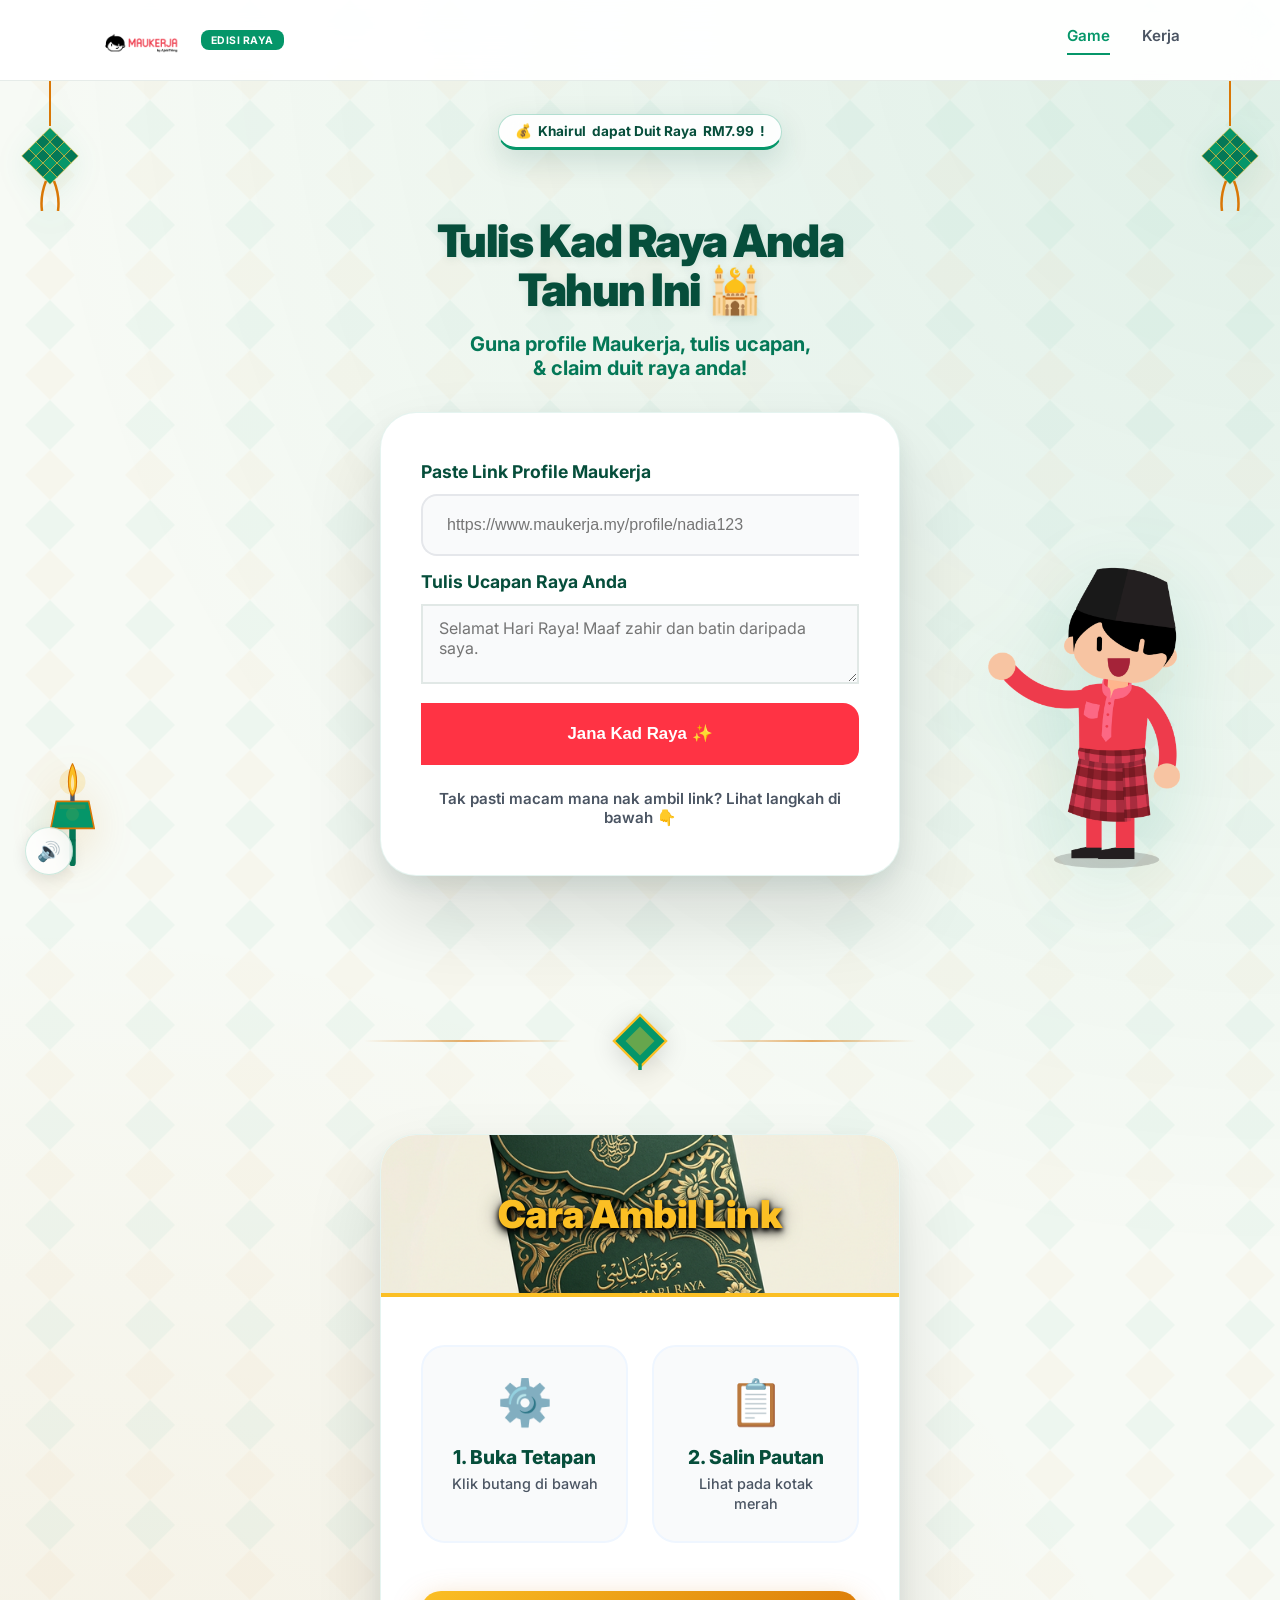
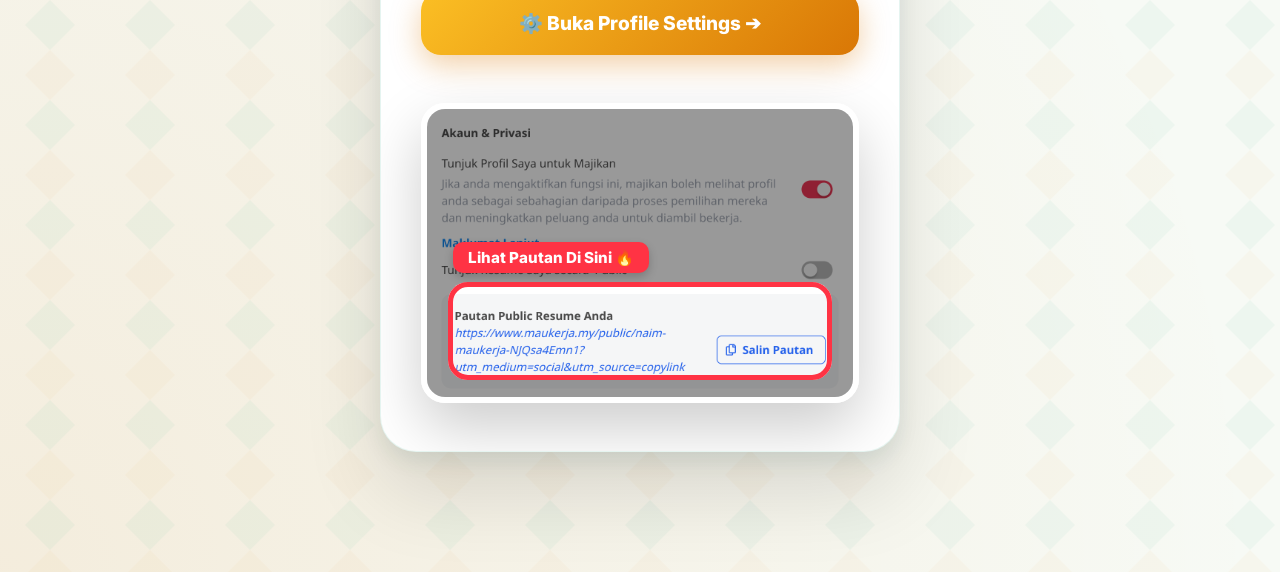
<file: index.html>
<!DOCTYPE html>
<html lang="ms">

<head>
    <meta charset="UTF-8">
    <meta name="viewport" content="width=device-width, initial-scale=1.0">
    <title>Maukerja Raya - Tulis Kad Raya</title>
    <link rel="stylesheet" href="style.css">
    <link href="https://fonts.googleapis.com/css2?family=Inter:wght@400;500;600;700;800&display=swap" rel="stylesheet">
</head>

<body>
    <!-- Header -->
    <header class="header">
        <div class="logo">
            <img src="assets/MK Logo Panjang.png" alt="Maukerja Logo" class="brand-logo">
            <span class="badge">Edisi Raya</span>
        </div>
        <nav class="nav">
            <a href="#" class="nav-link active">Game</a>
            <a href="https://www.maukerja.my" class="nav-link">Kerja</a>
        </nav>

    </header>

    <!-- Festive Ketupat Ornaments (Hanging from Nav) -->
    <div class="Raya-ornaments">
        <!-- Corner Decorations (Detailed Woven SVG Ketupats) -->
        <div class="corner-decor corner-top-left">
            <svg width="80" height="130" viewBox="0 0 60 130" xmlns="http://www.w3.org/2000/svg">
                <path d="M30 0 L30 45" stroke="#d97706" stroke-width="2" fill="none" />
                <g transform="translate(30, 75) rotate(45)">
                    <rect x="-20" y="-20" width="10" height="10" fill="#059669" stroke="#fbbf24" stroke-width="0.5" />
                    <rect x="-10" y="-20" width="10" height="10" fill="#047857" stroke="#fbbf24" stroke-width="0.5" />
                    <rect x="0" y="-20" width="10" height="10" fill="#059669" stroke="#fbbf24" stroke-width="0.5" />
                    <rect x="10" y="-20" width="10" height="10" fill="#047857" stroke="#fbbf24" stroke-width="0.5" />
                    <rect x="-20" y="-10" width="10" height="10" fill="#047857" stroke="#fbbf24" stroke-width="0.5" />
                    <rect x="-10" y="-10" width="10" height="10" fill="#059669" stroke="#fbbf24" stroke-width="0.5" />
                    <rect x="0" y="-10" width="10" height="10" fill="#047857" stroke="#fbbf24" stroke-width="0.5" />
                    <rect x="10" y="-10" width="10" height="10" fill="#059669" stroke="#fbbf24" stroke-width="0.5" />
                    <rect x="-20" y="0" width="10" height="10" fill="#059669" stroke="#fbbf24" stroke-width="0.5" />
                    <rect x="-10" y="0" width="10" height="10" fill="#047857" stroke="#fbbf24" stroke-width="0.5" />
                    <rect x="0" y="0" width="10" height="10" fill="#059669" stroke="#fbbf24" stroke-width="0.5" />
                    <rect x="10" y="0" width="10" height="10" fill="#047857" stroke="#fbbf24" stroke-width="0.5" />
                    <rect x="-20" y="10" width="10" height="10" fill="#047857" stroke="#fbbf24" stroke-width="0.5" />
                    <rect x="-10" y="10" width="10" height="10" fill="#059669" stroke="#fbbf24" stroke-width="0.5" />
                    <rect x="0" y="10" width="10" height="10" fill="#047857" stroke="#fbbf24" stroke-width="0.5" />
                    <rect x="10" y="10" width="10" height="10" fill="#059669" stroke="#fbbf24" stroke-width="0.5" />
                </g>
                <path d="M26 100 Q20 115 22 130" stroke="#d97706" stroke-width="2.5" fill="none" />
                <path d="M34 100 Q40 115 38 130" stroke="#d97706" stroke-width="2.5" fill="none" />
            </svg>
        </div>
        <div class="corner-decor corner-top-right">
            <svg width="80" height="130" viewBox="0 0 60 130" xmlns="http://www.w3.org/2000/svg">
                <path d="M30 0 L30 45" stroke="#d97706" stroke-width="2" fill="none" />
                <g transform="translate(30, 75) rotate(45)">
                    <rect x="-20" y="-20" width="10" height="10" fill="#059669" stroke="#fbbf24" stroke-width="0.5" />
                    <rect x="-10" y="-20" width="10" height="10" fill="#047857" stroke="#fbbf24" stroke-width="0.5" />
                    <rect x="0" y="-20" width="10" height="10" fill="#059669" stroke="#fbbf24" stroke-width="0.5" />
                    <rect x="10" y="-20" width="10" height="10" fill="#047857" stroke="#fbbf24" stroke-width="0.5" />
                    <rect x="-20" y="-10" width="10" height="10" fill="#047857" stroke="#fbbf24" stroke-width="0.5" />
                    <rect x="-10" y="-10" width="10" height="10" fill="#059669" stroke="#fbbf24" stroke-width="0.5" />
                    <rect x="0" y="-10" width="10" height="10" fill="#047857" stroke="#fbbf24" stroke-width="0.5" />
                    <rect x="10" y="-10" width="10" height="10" fill="#059669" stroke="#fbbf24" stroke-width="0.5" />
                    <rect x="-20" y="0" width="10" height="10" fill="#059669" stroke="#fbbf24" stroke-width="0.5" />
                    <rect x="-10" y="0" width="10" height="10" fill="#047857" stroke="#fbbf24" stroke-width="0.5" />
                    <rect x="0" y="0" width="10" height="10" fill="#059669" stroke="#fbbf24" stroke-width="0.5" />
                    <rect x="10" y="0" width="10" height="10" fill="#047857" stroke="#fbbf24" stroke-width="0.5" />
                    <rect x="-20" y="10" width="10" height="10" fill="#047857" stroke="#fbbf24" stroke-width="0.5" />
                    <rect x="-10" y="10" width="10" height="10" fill="#059669" stroke="#fbbf24" stroke-width="0.5" />
                    <rect x="0" y="10" width="10" height="10" fill="#047857" stroke="#fbbf24" stroke-width="0.5" />
                    <rect x="10" y="10" width="10" height="10" fill="#059669" stroke="#fbbf24" stroke-width="0.5" />
                </g>
                <path d="M26 100 Q20 115 22 130" stroke="#d97706" stroke-width="2.5" fill="none" />
                <path d="M34 100 Q40 115 38 130" stroke="#d97706" stroke-width="2.5" fill="none" />
            </svg>
        </div>
    </div>

    <!-- Main Content -->
    <main class="main-container">

        <!-- Landing State (Initial View) -->
        <div id="landing-state">
            <!-- Welcome Section -->
            <section class="hero-wrapper">
                <div class="hero-sparkle-wrapper">
                    <div class="hero-section text-center">
                        <h1 class="hero-title">Tulis Kad Raya Anda<br>Tahun Ini 🕌</h1>
                        <p class="input-sub-instruction">Guna profile Maukerja, tulis ucapan,<br> &amp; claim
                            duit raya anda!</p>

                        <!-- Generation Card -->
                        <div class="card generation-card">
                            <div class="input-column" style="display: flex; flex-direction: column; gap: 15px;">
                                <div class="input-group">
                                    <label for="profile-url" class="input-label">Paste Link Profile Maukerja</label>
                                    <input type="url" id="profile-url" class="input-field"
                                        placeholder="https://www.maukerja.my/profile/nadia123" required>
                                </div>
                                <div class="input-group">
                                    <label for="ucapan-text" class="input-label">Tulis Ucapan Raya Anda</label>
                                    <textarea id="ucapan-text" class="input-field" placeholder="Selamat Hari Raya! Maaf zahir dan batin daripada saya." style="resize: vertical; min-height: 80px; width: 100%; border-radius: var(--radius-md); border: 2px solid var(--border-color); padding: 12px 16px; font-family: 'Inter', sans-serif;" required></textarea>
                                </div>
                                <button type="button" id="scan-btn" class="btn btn-primary" style="width: 100%;">
                                    <span class="btn-text">Jana Kad Raya ✨</span>
                                </button>
                            </div>
                            <p class="scroll-hint">Tak pasti macam mana nak ambil link? Lihat langkah di bawah 👇</p>
                        </div>
                    </div>
                </div>

                <!-- Festive Divider -->
                <!-- Festive Divider - SVG Ketupat -->
                <div class="festive-divider">
                    <svg class="ketupat-svg" viewBox="0 0 100 100" xmlns="http://www.w3.org/2000/svg">
                        <path d="M50 5 L95 50 L50 95 L5 50 Z" fill="#059669" stroke="#fbbf24" stroke-width="4" />
                        <path d="M25 50 L50 25 L75 50 L50 75 Z" fill="#fbbf24" opacity="0.4" />
                        <rect x="47" y="90" width="6" height="15" fill="#059669" />
                    </svg>
                </div>

                <!-- Visual-First Help Guide -->
                <div id="cara-ambil-link" class="premium-guide-container">
                    <div class="premium-guide-card visual-guide-card">
                        <div class="guide-banner">
                            <h2 class="guide-title">Cara Ambil Link</h2>
                        </div>

                        <div class="guide-body">
                            <div class="visual-steps-grid">
                                <div class="visual-tile">
                                    <span class="tile-icon">⚙️</span>
                                    <span class="tile-label">1. Buka Tetapan</span>
                                    <span class="tile-sub">Klik butang di bawah</span>
                                </div>
                                <div class="visual-tile">
                                    <span class="tile-icon">📋</span>
                                    <span class="tile-label">2. Salin Pautan</span>
                                    <span class="tile-sub">Lihat pada kotak merah</span>
                                </div>
                            </div>

                            <a href="https://www.maukerja.my/settings" target="_blank" class="btn-gold-cta large-cta">
                                ⚙️ Buka Profile Settings ➔
                            </a>

                            <div class="guide-mockup-wrapper">
                                <div class="guide-mockup-frame">
                                    <img src="assets/Get your link.png" class="guide-mockup-img" alt="Tutorial visual">
                                    <!-- The pulsing highlight box -->
                                    <div class="link-highlight-box">
                                        <span class="highlight-label">Lihat Pautan Di Sini 🔥</span>
                                    </div>
                                </div>
                            </div>
                        </div>
                    </div>
                </div>

                <!-- Mascot Container - Now for side positioning -->
                <div class="mascot-side-container">
                    <img src="assets/Naim Bye.png" alt="Naim Mascot Waving" class="hero-mascot">
                </div>
            </section>

            <!-- Popular Tasks Section -->
            <div class="popular-tasks-section" style="display: none;">
                <h2 class="section-title">Tugas Raya Paling Popular Tahun Ni!</h2>
                <div class="popular-tasks-grid">
                    <!-- Task 1: Photographer -->
                    <div class="popular-task-card">
                        <div class="task-content">
                            <h3 class="task-name">Tukang Ambil Gambar Raya 📸</h3>
                            <p class="task-desc">Orang yang akan jadi photographer keluarga sepanjang hari.</p>
                        </div>
                        <div class="task-percentage">78%</div>
                    </div>

                    <!-- Task 2: Dishwasher -->
                    <div class="popular-task-card">
                        <div class="task-content">
                            <h3 class="task-name">Tukang Basuh Pinggan 🍽</h3>
                            <p class="task-desc">Lepas makan, mesti nama anda yang dipanggil.</p>
                        </div>
                        <div class="task-percentage">64%</div>
                    </div>

                    <!-- Task 3: Kuih Refiller -->
                    <div class="popular-task-card">
                        <div class="task-content">
                            <h3 class="task-name">Tukang Isi Kuih Raya 🍪</h3>
                            <p class="task-desc">Orang yang kena refill kuih setiap kali tetamu datang.</p>
                        </div>
                        <div class="task-percentage">52%</div>
                    </div>
                </div>

                <p class="popular-tasks-footer">Nak tahu apa tugas anda? Gunakan penjana di atas! 👆</p>
            </div>
        </div>

        <!-- Loading State -->
        <section id="loading-state" class="state-container hidden">
            <div class="loader">
                <img src="assets/MK Logo Bulat.png" alt="Loading..." class="spinner-logo">
            </div>
            <h3 class="loading-text">AI kami sedang menjana kad raya anda... <br> <span class="loading-subtext">Menyiapkan ucapan spesial anda</span></h3>
        </section>
    </main>



    <!-- Pelita Decoration (Bottom Left) -->
    <div class="pelita-side-decor">
        <svg viewBox="0 0 60 100" class="pelita-svg" xmlns="http://www.w3.org/2000/svg">
            <!-- Bamboo Stand -->
            <rect x="27" y="40" width="6" height="60" rx="3" fill="#047857" />
            <rect x="27" y="55" width="6" height="2" fill="#065f46" opacity="0.3" />
            <rect x="27" y="75" width="6" height="2" fill="#065f46" opacity="0.3" />

            <!-- Pelita Body -->
            <path d="M15 40 L45 40 L50 65 L10 65 Z" fill="#059669" stroke="#d97706" stroke-width="1.5" />
            <rect x="18" y="43" width="24" height="4" fill="#d97706" opacity="0.2" />
            <circle cx="30" cy="52" r="6" fill="#fbbf24" opacity="0.1" />

            <!-- Wick & Flame Holder -->
            <rect x="28" y="32" width="4" height="8" fill="#4b5563" />

            <!-- Flame & Glow -->
            <g class="pelita-flame">
                <!-- Large Glow -->
                <circle cx="30" cy="22" r="12" fill="#fbbf24" opacity="0.2" />
                <!-- Flame Core -->
                <path d="M30 5 C35 15 35 30 30 35 C25 30 25 15 30 5" fill="#fbbf24" stroke="#d97706" stroke-width="1" />
                <path d="M30 15 C32 20 32 28 30 30 C28 28 28 20 30 15" fill="#ffffff" opacity="0.6" />
            </g>
        </svg>
    </div>

    <!-- Background Music -->
    <audio id="bg-music" loop>
        <source src="Raya Bgs.mp3" type="audio/mpeg">
    </audio>

    <!-- Mute Toggle Button -->
    <button id="mute-toggle" class="mute-btn" aria-label="Toggle Mute">
        <span class="mute-icon">🔊</span>
    </button>

    <script src="script.js"></script>
</body>

</html>
</file>
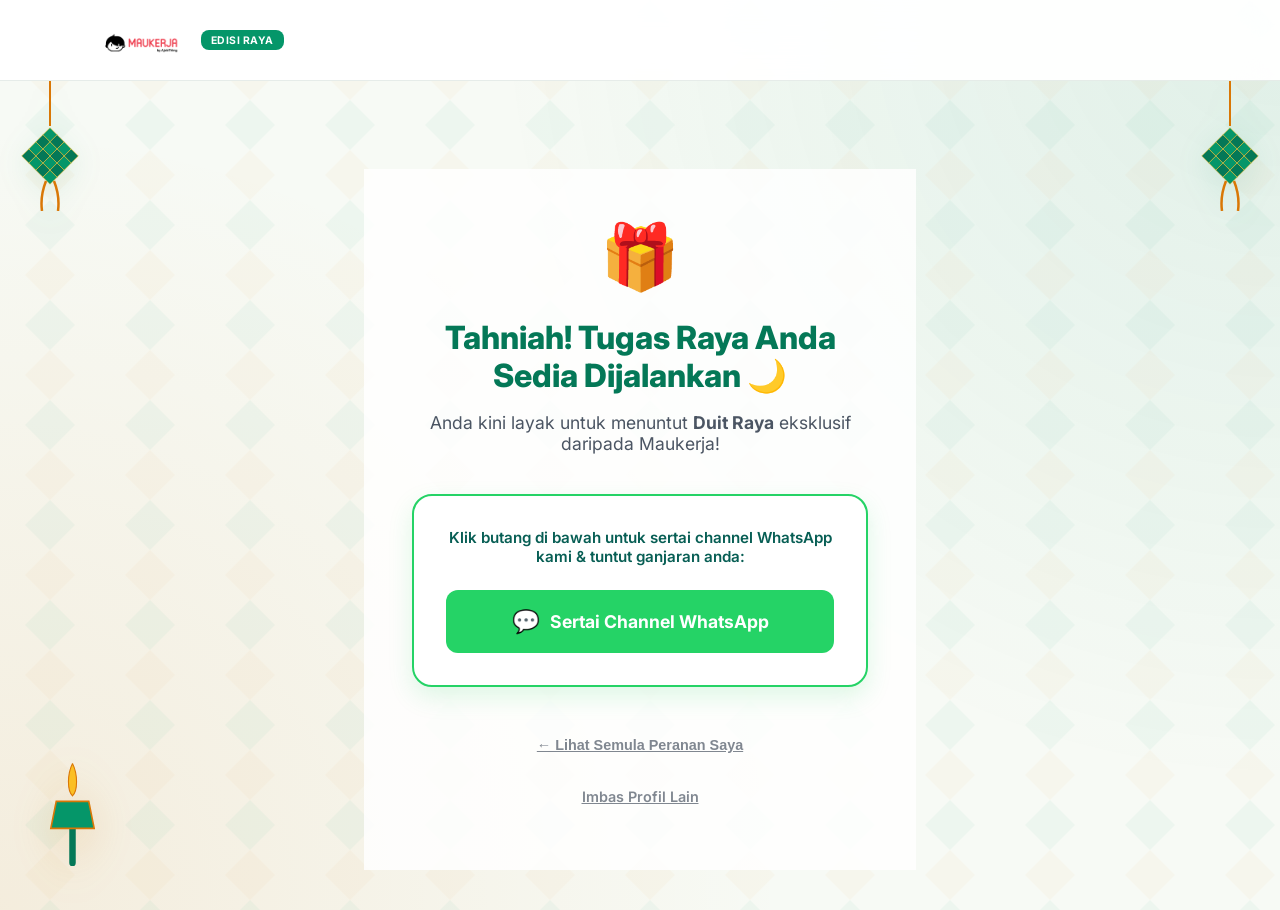
<file: final.html>
<!DOCTYPE html>
<html lang="ms">
<head>
    <meta charset="UTF-8">
    <meta name="viewport" content="width=device-width, initial-scale=1.0">
    <title>Ganjaran Raya Anda - Maukerja</title>
    <link rel="stylesheet" href="style.css">
    <link href="https://fonts.googleapis.com/css2?family=Inter:wght@400;500;600;700;800&display=swap" rel="stylesheet">
</head>
<body>

    <header class="header">
        <div class="logo">
            <img src="assets/MK Logo Panjang.png" alt="Maukerja Logo" class="brand-logo">
            <span class="badge">Edisi Raya</span>
        </div>
    </header>

    <!-- Festive Ketupat Ornaments (Hanging from Nav) -->
    <div class="Raya-ornaments">
        <div class="corner-decor corner-top-left">
            <svg width="80" height="130" viewBox="0 0 60 130" xmlns="http://www.w3.org/2000/svg">
                <path d="M30 0 L30 45" stroke="#d97706" stroke-width="2" fill="none" />
                <g transform="translate(30, 75) rotate(45)">
                    <rect x="-20" y="-20" width="10" height="10" fill="#059669" stroke="#fbbf24" stroke-width="0.5" />
                    <rect x="-10" y="-20" width="10" height="10" fill="#047857" stroke="#fbbf24" stroke-width="0.5" />
                    <rect x="0" y="-20" width="10" height="10" fill="#059669" stroke="#fbbf24" stroke-width="0.5" />
                    <rect x="10" y="-20" width="10" height="10" fill="#047857" stroke="#fbbf24" stroke-width="0.5" />
                    <rect x="-20" y="-10" width="10" height="10" fill="#047857" stroke="#fbbf24" stroke-width="0.5" />
                    <rect x="-10" y="-10" width="10" height="10" fill="#059669" stroke="#fbbf24" stroke-width="0.5" />
                    <rect x="0" y="-10" width="10" height="10" fill="#047857" stroke="#fbbf24" stroke-width="0.5" />
                    <rect x="10" y="-10" width="10" height="10" fill="#059669" stroke="#fbbf24" stroke-width="0.5" />
                    <rect x="-20" y="0" width="10" height="10" fill="#059669" stroke="#fbbf24" stroke-width="0.5" />
                    <rect x="-10" y="0" width="10" height="10" fill="#047857" stroke="#fbbf24" stroke-width="0.5" />
                    <rect x="0" y="0" width="10" height="10" fill="#059669" stroke="#fbbf24" stroke-width="0.5" />
                    <rect x="10" y="0" width="10" height="10" fill="#047857" stroke="#fbbf24" stroke-width="0.5" />
                    <rect x="-20" y="10" width="10" height="10" fill="#047857" stroke="#fbbf24" stroke-width="0.5" />
                    <rect x="-10" y="10" width="10" height="10" fill="#059669" stroke="#fbbf24" stroke-width="0.5" />
                    <rect x="0" y="10" width="10" height="10" fill="#047857" stroke="#fbbf24" stroke-width="0.5" />
                    <rect x="10" y="10" width="10" height="10" fill="#059669" stroke="#fbbf24" stroke-width="0.5" />
                </g>
                <path d="M26 100 Q20 115 22 130" stroke="#d97706" stroke-width="2.5" fill="none" />
                <path d="M34 100 Q40 115 38 130" stroke="#d97706" stroke-width="2.5" fill="none" />
            </svg>
        </div>
        <div class="corner-decor corner-top-right">
             <svg width="80" height="130" viewBox="0 0 60 130" xmlns="http://www.w3.org/2000/svg">
                <path d="M30 0 L30 45" stroke="#d97706" stroke-width="2" fill="none" />
                <g transform="translate(30, 75) rotate(45)">
                    <rect x="-20" y="-20" width="10" height="10" fill="#059669" stroke="#fbbf24" stroke-width="0.5" />
                    <rect x="-10" y="-20" width="10" height="10" fill="#047857" stroke="#fbbf24" stroke-width="0.5" />
                    <rect x="0" y="-20" width="10" height="10" fill="#059669" stroke="#fbbf24" stroke-width="0.5" />
                    <rect x="10" y="-20" width="10" height="10" fill="#047857" stroke="#fbbf24" stroke-width="0.5" />
                    <rect x="-20" y="-10" width="10" height="10" fill="#047857" stroke="#fbbf24" stroke-width="0.5" />
                    <rect x="-10" y="-10" width="10" height="10" fill="#059669" stroke="#fbbf24" stroke-width="0.5" />
                    <rect x="0" y="-10" width="10" height="10" fill="#047857" stroke="#fbbf24" stroke-width="0.5" />
                    <rect x="10" y="-10" width="10" height="10" fill="#059669" stroke="#fbbf24" stroke-width="0.5" />
                    <rect x="-20" y="0" width="10" height="10" fill="#059669" stroke="#fbbf24" stroke-width="0.5" />
                    <rect x="-10" y="0" width="10" height="10" fill="#047857" stroke="#fbbf24" stroke-width="0.5" />
                    <rect x="0" y="0" width="10" height="10" fill="#059669" stroke="#fbbf24" stroke-width="0.5" />
                    <rect x="10" y="0" width="10" height="10" fill="#047857" stroke="#fbbf24" stroke-width="0.5" />
                    <rect x="-20" y="10" width="10" height="10" fill="#047857" stroke="#fbbf24" stroke-width="0.5" />
                    <rect x="-10" y="10" width="10" height="10" fill="#059669" stroke="#fbbf24" stroke-width="0.5" />
                    <rect x="0" y="10" width="10" height="10" fill="#047857" stroke="#fbbf24" stroke-width="0.5" />
                    <rect x="10" y="10" width="10" height="10" fill="#059669" stroke="#fbbf24" stroke-width="0.5" />
                </g>
                <path d="M26 100 Q20 115 22 130" stroke="#d97706" stroke-width="2.5" fill="none" />
                <path d="M34 100 Q40 115 38 130" stroke="#d97706" stroke-width="2.5" fill="none" />
            </svg>
        </div>
    </div>

    <main class="main-container">
        <section id="final-page" class="state-container">
            <div class="final-card card">
                <div class="final-icon">🎁</div>
                <h2 class="final-title">Tahniah! Tugas Raya Anda Sedia Dijalankan 🌙</h2>
                <p class="final-desc">Anda kini layak untuk menuntut <strong>Duit Raya</strong> eksklusif daripada Maukerja!</p>
                
                <div class="whatsapp-cta-box">
                    <p class="cta-instruction">Klik butang di bawah untuk sertai channel WhatsApp kami & tuntut ganjaran anda:</p>
                    <a href="https://whatsapp.com/channel/0029VaydHNyCxoB1oPekql1n" target="_blank" class="btn btn-whatsapp">
                        <span class="whatsapp-icon">💬</span> Sertai Channel WhatsApp
                    </a>
                </div>

                <div class="final-footer">
                    <button type="button" onclick="history.back()" class="btn btn-link">
                        ← Lihat Semula Peranan Saya
                    </button>
                    <a href="index.html" class="btn btn-link">
                        Imbas Profil Lain
                    </a>
                </div>
            </div>
        </section>
    </main>

    <div class="pelita-side-decor">
        <svg viewBox="0 0 60 100" class="pelita-svg" xmlns="http://www.w3.org/2000/svg">
            <rect x="27" y="40" width="6" height="60" rx="3" fill="#047857" />
            <path d="M15 40 L45 40 L50 65 L10 65 Z" fill="#059669" stroke="#d97706" stroke-width="1.5" />
            <g class="pelita-flame">
                <path d="M30 5 C35 15 35 30 30 35 C25 30 25 15 30 5" fill="#fbbf24" stroke="#d97706" stroke-width="1" />
            </g>
        </svg>
    </div>
</body>
</html>
</file>
<file: style.css>
:root {
    --bg-light: #f7faf5; /* Light pale cream-green */
    --bg-card: #ffffff;
    --border-color: rgba(11, 74, 43, 0.1);
    --text-primary: #064e3b; /* Deep green */
    --text-secondary: #4b5563; /* Slate grey */
    --primary-red: #ff3344;
    --primary-red-hover: #e62030;
    --raya-green: #059669;
    --raya-green-dark: #047857;
    --raya-green-deep: #064e3b;
    --raya-gold: #d97706;
    --raya-gold-bright: #fbbf24;
    --raya-gold-deep: #d97706;
}

* {
    box-sizing: border-box;
    margin: 0;
    padding: 0;
}

html, body {
    height: auto !important;
    min-height: 0 !important;
    margin: 0;
    padding: 0;
    background-color: var(--bg-light);
}

body {
    font-family: 'Inter', sans-serif;
    color: var(--text-primary);
    overflow-x: hidden;
    position: relative;
    background-image: radial-gradient(circle at top right, rgba(5, 150, 105, 0.1) 0%, transparent 50%),
                      radial-gradient(circle at bottom left, rgba(217, 119, 6, 0.1) 0%, transparent 50%);
}

/* Islamic Pattern Overlay - Light (Fixed Visibility) */
body::before {
    content: '';
    position: absolute;
    top: 0; left: 0; width: 100%; height: 100%;
    background-image: url("data:image/svg+xml,%3Csvg width='100' height='100' viewBox='0 0 100 100' xmlns='http://www.w3.org/2000/svg'%3E%3Cpath d='M50 0l25 25-25 25L25 25z' fill='%23059669' fill-opacity='0.04'/%3E%3Cpath d='M50 50l25 25-25 25-25-25z' fill='%23d97706' fill-opacity='0.03'/%3E%3C/svg%3E");
    background-size: 100px 100px;
    pointer-events: none;
    z-index: 0;
}

/* Background Ornaments */
.Raya-ornaments {
    position: fixed;
    top: 81px; /* EXACTLY HANG FROM DESKTOP NAVBAR BOTTOM */
    left: 0; 
    width: 100%;
    pointer-events: none;
    z-index: 2005; 
}

.star {
    position: absolute;
    font-size: 1.5rem;
    opacity: 0.6; /* Increased opacity */
    filter: drop-shadow(0 0 5px rgba(251, 191, 36, 0.2));
    animation: floatFade 8s ease-in-out infinite alternate;
    pointer-events: none;
    z-index: 1;
}

.star-1 { top: 15%; left: 5%; animation-delay: 0s; font-size: 2rem; }
.star-2 { top: 12%; right: 5%; animation-delay: 1.5s; font-size: 2.2rem; }
.star-3 { bottom: 20%; left: 8%; animation-delay: 3s; color: var(--raya-gold); }
.star-4 { bottom: 25%; right: 6%; animation-delay: 0.8s; font-size: 1.5rem; }
.star-6 { top: 35%; right: 3%; opacity: 0.2; font-size: 2rem; animation-delay: 4s; }
.star-7 { bottom: 10%; left: 50%; transform: translateX(-50%); opacity: 0.15; font-size: 3rem; }

@keyframes floatFade {
    0% { transform: translateY(0px) rotate(0deg); opacity: 0.2; }
    50% { opacity: 0.5; }
    100% { transform: translateY(-20px) rotate(15deg); opacity: 0.3; }
}

@keyframes float {
    0% { transform: translateY(0px) rotate(0deg); }
    100% { transform: translateY(-30px) rotate(10deg); }
}

@keyframes breathe {
    0%, 100% { transform: scale(1); }
    50% { transform: scale(1.15); }
}

/* Header - Optimized Horizontal Layout */
.header {
    display: flex;
    flex-direction: row;
    justify-content: space-between;
    align-items: center;
    padding: 1rem 100px; /* INCREASED PADDING TO CENTER CONTENT & CLEAR ORNAMENTS */
    background: rgba(255, 255, 255, 0.95);
    backdrop-filter: blur(20px);
    border-bottom: 1px solid var(--border-color);
    position: sticky;
    top: 0;
    z-index: 100;
    overflow: visible !important;
}

.logo {
    display: flex;
    flex-direction: row;
    align-items: center;
    gap: 1rem;
}

.brand-logo {
    height: 48px;
    width: auto;
}

.badge {
    background: var(--raya-green);
    color: white;
    font-size: 0.65rem;
    font-weight: 700;
    padding: 0.2rem 0.6rem;
    border-radius: 8px;
    text-transform: uppercase;
    letter-spacing: 0.5px;
}

.nav {
    display: flex;
    gap: 2rem;
}

.nav-link {
    color: var(--text-secondary);
    text-decoration: none;
    font-weight: 600;
    font-size: 0.95rem;
    transition: all 0.3s;
}

.nav-link:hover, .nav-link.active {
    color: var(--raya-green);
}

.nav-link.active {
    border-bottom: 2.5px solid var(--raya-green);
    padding-bottom: 0.5rem;
}

/* Main Content Wrapper - Single Column */
.main-container {
    max-width: 600px;
    margin: 12rem auto 0 auto; /* CLEAR HANGING ORNAMENTS */
    padding: 0 1.5rem 2.5rem 1.5rem;
    position: relative;
    z-index: 10;
}

.text-center { text-align: center; }

.hero-section {
    margin-bottom: 2.5rem;
    padding-top: 2rem;
}

@keyframes titleFloat {
    0%, 100% { transform: translateY(0); }
    50% { transform: translateY(-10px); }
}

.hero-title {
    font-size: 2.8rem; /* Adjusted font size for main header to prevent unwanted wrapping */
    font-weight: 900;
    margin-bottom: 1rem;
    letter-spacing: -1.5px;
    line-height: 1.1;
    color: var(--raya-green-deep);
    position: relative;
    display: inline-block;
    z-index: 2;
    text-shadow: 0 2px 10px rgba(6, 78, 59, 0.1);
    animation: titleFloat 3s ease-in-out infinite;
    max-width: 100%;
}

.input-sub-instruction {
    font-size: 1.25rem;
    font-weight: 700;
    color: var(--raya-green-dark);
    margin-bottom: 2rem;
    animation: fadeIn 0.8s ease backwards 0.2s;
}

/* Sparkle Field Wrapper */
.hero-sparkle-wrapper {
    position: relative;
    padding: 1rem;
    z-index: 1;
}

.hero-sparkle-wrapper::before, .hero-sparkle-wrapper::after {
    content: '';
    position: absolute;
    top: -20px; left: -20px; right: -20px; bottom: -20px;
    background-image: 
        radial-gradient(circle, #fbbf24 1px, transparent 1px),
        radial-gradient(circle, #059669 1px, transparent 1px);
    background-size: 40px 40px, 60px 60px;
    background-position: 0 0, 20px 20px;
    opacity: 0;
    pointer-events: none;
    animation: sparklePulse 6s ease-in-out infinite;
    z-index: -1;
}

.hero-sparkle-wrapper::after {
    background-size: 50px 50px, 70px 70px;
    background-position: 15px 15px, 35px 35px;
    animation-delay: 3s;
}

@keyframes sparklePulse {
    0%, 100% { opacity: 0; transform: scale(0.95); }
    50% { opacity: 0.15; transform: scale(1.05); }
}

.hero-title::before, .hero-title::after {
    content: '✨';
    position: absolute;
    font-size: 1.2rem;
    opacity: 0;
    animation: sparkleEffect 4s infinite;
}

.hero-title::before {
    top: -15px;
    left: -20px;
    animation-delay: 0.5s;
}

.hero-title::after {
    bottom: -10px;
    right: -25px;
    animation-delay: 2s;
}

@keyframes sparkleEffect {
    0%, 100% { opacity: 0; transform: scale(0.5); }
    50% { opacity: 0.8; transform: scale(1.2); }
}

.hero-subtitle {
    font-size: 1.1rem;
    color: var(--text-secondary);
    line-height: 1.6;
    margin-bottom: 0.5rem;
}

.hero-promo {
    font-size: 1.2rem;
    font-weight: 700;
    color: var(--text-primary);
    margin-bottom: 2rem;
}

/* Mascot - Fixed Bottom Right Anchor */
.mascot-side-container {
    position: fixed;
    bottom: 20px;
    right: 30px;
    pointer-events: none;
    z-index: 100; /* Visible but supporting */
}

.hero-mascot {
    height: 320px; /* Refined size for bottom anchor */
    width: auto;
    filter: drop-shadow(0 20px 40px rgba(5, 150, 105, 0.15));
    animation: floatBottom 5s ease-in-out infinite alternate;
}

@keyframes floatBottom {
    0% { transform: translateY(0px) rotate(-3deg); }
    100% { transform: translateY(-15px) rotate(3deg); }
}

/* Mobile Mascot - Responsive Adjustment */
@media (max-width: 768px) {
    .mascot-side-container {
        bottom: 5px; /* Tighter to corner */
        right: 5px;
        z-index: 2; /* Stay under main elements but visible */
    }

    .hero-mascot {
        height: 85px; /* Significantly smaller */
        width: auto;
        opacity: 0.9;
        animation: floatMobilePeeking 5s ease-in-out infinite alternate;
        /* Peeking effect: slightly rotated and pushed toward corner */
        transform-origin: bottom right;
        filter: drop-shadow(0 10px 20px rgba(5, 150, 105, 0.1));
    }

    @keyframes floatMobilePeeking {
        0% { transform: rotate(15deg) translate(15px, 15px); }
        100% { transform: rotate(10deg) translate(8px, 8px); }
    }
}


/* Pelita - Fixed Bottom Left Anchor */
.pelita-side-decor {
    position: fixed;
    bottom: 30px;
    left: 40px;
    pointer-events: none;
    z-index: 100;
}

.pelita-svg {
    width: 65px;
    height: auto;
    filter: drop-shadow(0 10px 20px rgba(217, 119, 6, 0.2));
}

.pelita-flame {
    animation: flicker 0.15s infinite alternate;
    transform-origin: center bottom;
}

@keyframes flicker {
    0% { transform: scale(1) rotate(-1deg); opacity: 0.8; }
    100% { transform: scale(1.1) rotate(1deg); opacity: 1; }
}

/* Header - Reduced padding to save space */
.main-container {
    max-width: 600px;
    margin: 5.5rem auto 0 auto; 
    padding: 0 1.5rem 2.5rem 1.5rem;
    position: relative;
    z-index: 10;
}

.generation-card {
    background: #ffffff !important; 
    border-radius: 36px; /* Sync with guide card */
    padding: 3rem 2.5rem;
    box-shadow: 0 40px 80px rgba(0, 0, 0, 0.12), 0 10px 20px rgba(6, 78, 59, 0.08);
    border: 1px solid rgba(5, 150, 105, 0.1);
    margin-top: 1.5rem;
    position: relative;
    text-align: center;
}

.card-header {
    margin-bottom: 2rem;
}

.card-title {
    font-size: 1.8rem;
    font-weight: 900;
    color: var(--text-primary);
    margin-bottom: 0.5rem;
    letter-spacing: -0.5px;
}

.card-instruction {
    font-size: 1.05rem;
    font-weight: 700;
    color: var(--raya-green);
    margin-bottom: 0;
}

.scroll-hint {
    font-size: 0.95rem;
    color: var(--text-secondary);
    margin-top: 1.5rem;
    font-weight: 600;
    animation: bounceUpDown 2.5s infinite ease-in-out;
}

.input-group {
    flex: 1;
    text-align: left;
}

.input-label {
    display: block;
    font-weight: 700;
    margin-bottom: 0.75rem;
    color: var(--text-primary);
    font-size: 1.1rem;
}

.input-field {
    width: 100%;
    padding: 1.25rem 1.5rem;
    background: #f9fafb;
    border: 2px solid #e5e7eb;
    border-radius: 16px 0 0 16px;
    color: var(--text-primary);
    font-size: 1rem;
    transition: all 0.3s;
    border-right: none;
}

.input-field:focus {
    outline: none;
    border-color: var(--raya-green);
    box-shadow: 0 0 0 4px rgba(5, 150, 105, 0.1);
}

.input-row {
    display: flex;
    gap: 0;
    align-items: flex-end;
    margin-bottom: 2rem;
}

#scan-btn {
    width: auto;
    border-radius: 0 16px 16px 0;
    padding: 1.25rem 2rem;
    height: 62.5px; /* Match input height precisely */
    white-space: nowrap;
}

.secondary-actions {
    display: flex;
    gap: 0.75rem;
    justify-content: center;
}

.btn {
    width: 100%;
    padding: 1.1rem;
    border-radius: 12px;
    font-weight: 700;
    font-size: 1.05rem;
    cursor: pointer;
    transition: all 0.3s;
    border: none;
    display: flex;
    align-items: center;
    justify-content: center;
    text-decoration: none;
}

.btn-primary {
    background: var(--primary-red);
    color: white;
}

.btn-primary:hover {
    background: var(--primary-red-hover);
    transform: translateY(-2px);
    box-shadow: 0 8px 20px rgba(255, 51, 68, 0.3);
}

.btn-secondary {
    background: #f0fdf4;
    color: var(--raya-green-dark);
    border: 2px solid var(--raya-green);
    box-shadow: 0 4px 6px -1px rgba(0, 0, 0, 0.05);
    padding: 0.6rem 1rem;
    font-size: 0.85rem;
    width: auto;
}

.btn-secondary:hover {
    background: #dcfce7;
    border-color: var(--raya-green-dark);
    color: var(--raya-green-dark);
    transform: translateY(-2px);
    box-shadow: 0 10px 15px -3px rgba(0, 0, 0, 0.1);
}

/* Festive Divider - SVG Ready */
.festive-divider {
    margin: 5rem 0 4rem 0;
    display: flex;
    align-items: center;
    justify-content: center;
    gap: 2.5rem;
}

.festive-divider::before, .festive-divider::after {
    content: '';
    flex: 1;
    height: 2px;
    background: linear-gradient(90deg, transparent, var(--raya-gold), transparent);
    opacity: 0.6;
}

.ketupat-svg {
    width: 58px;
    height: auto;
    filter: drop-shadow(0 4px 12px rgba(0,0,0,0.15));
}

@keyframes bounceUpDown {
    0%, 100% { transform: translateY(0); }
    50% { transform: translateY(6px); }
}

/* Premium Help Guide Card */
.premium-guide-container {
    padding: 0 1rem;
    margin-bottom: 5rem;
    animation: fadeInSlideUp 1s cubic-bezier(0.165, 0.84, 0.44, 1) backwards;
}

/* Visual-First Help Guide Card - Solid White */
.premium-guide-card.visual-guide-card {
    background: #ffffff !important;
    border-radius: 36px;
    box-shadow: 0 40px 80px rgba(0, 0, 0, 0.12), 0 10px 20px rgba(0, 78, 59, 0.08);
    border: 1px solid rgba(5, 150, 105, 0.1);
    overflow: hidden;
}

.visual-guide-card .guide-banner {
    background-color: #064e3b !important;
    background-image: url('assets/sampul_raya.png') !important;
    background-size: cover;
    background-position: center 25%;
    padding: 3.5rem 2rem;
    color: white;
    text-align: center;
    position: relative;
    border-bottom: 4px solid var(--raya-gold-bright);
}

.guide-body {
    padding: 3rem 2.5rem;
}

.guide-title {
    font-size: 2.4rem;
    font-weight: 900;
    color: var(--raya-gold-bright) !important;
    text-shadow: 
        0 4px 10px rgba(0,0,0,1),
        0 2px 4px rgba(0,0,0,1),
        0 0 20px rgba(0,0,0,0.5);
    margin: 0 !important;
    letter-spacing: -0.5px;
    line-height: 1.2;
}

.visual-steps-grid {
    display: grid;
    grid-template-columns: 1fr 1fr;
    gap: 1.5rem;
    margin-bottom: 2rem;
}

.visual-tile {
    background: #f9fafb;
    border-radius: 24px;
    padding: 1.75rem;
    text-align: center;
    border: 2px solid #eff6ff;
}

.tile-icon {
    font-size: 2.8rem;
    margin-bottom: 1rem;
    display: block;
}

.tile-label {
    font-weight: 800;
    color: var(--text-primary);
    font-size: 1.2rem;
    display: block;
    margin-bottom: 0.25rem;
}

.tile-sub {
    font-size: 0.9rem;
    color: var(--text-secondary);
    font-weight: 500;
}

/* Base Gold CTA Button */
.btn-gold-cta {
    background: linear-gradient(135deg, #fbbf24, #d97706);
    color: white !important;
    padding: 1rem 2.5rem;
    border-radius: 50px;
    font-weight: 800;
    text-decoration: none;
    display: inline-flex;
    align-items: center;
    gap: 0.8rem;
    box-shadow: 0 10px 30px rgba(217, 119, 6, 0.35);
    transition: all 0.3s cubic-bezier(0.175, 0.885, 0.32, 1.275);
    font-size: 1.05rem;
    border: none;
}

.btn-gold-cta:hover {
    transform: translateY(-4px) scale(1.03);
    box-shadow: 0 18px 40px rgba(217, 119, 6, 0.45);
    filter: brightness(1.1);
}

.btn-gold-cta.large-cta {
    padding: 1.25rem 2.5rem;
    border-radius: 20px;
    font-size: 1.2rem;
    width: 100%;
    margin-top: 1rem;
    justify-content: center;
}

/* Mockup Highlight & Animations */
.guide-mockup-wrapper {
    position: relative;
    margin: 3rem auto 0 auto;
    max-width: 480px; /* Aligned with design preview 6 reported width */
}

.guide-mockup-img {
    width: 100% !important;
    display: block !important;
    height: auto !important;
}

.guide-mockup-frame {
    border-radius: 24px;
    overflow: hidden;
    box-shadow: 0 25px 60px rgba(0,0,0,0.2);
    border: 6px solid white;
    position: relative;
}

.link-highlight-box {
    position: absolute;
    bottom: 6%; 
    left: 5%;
    width: 90%;
    height: 34%;
    border: 5px solid #ff3344;
    border-radius: 20px;
    box-shadow: 0 0 0 9999px rgba(0, 0, 0, 0.4);
    z-index: 5;
    pointer-events: none;
    animation: pulse-ring 2s infinite;
}

@keyframes pulse-ring {
    0% { box-shadow: 0 0 0 0px rgba(255, 51, 68, 0.4), 0 0 0 9999px rgba(0, 0, 0, 0.4); }
    70% { box-shadow: 0 0 0 20px rgba(255, 51, 68, 0), 0 0 0 9999px rgba(0, 0, 0, 0.4); }
    100% { box-shadow: 0 0 0 0px rgba(255, 51, 68, 0), 0 0 0 9999px rgba(0, 0, 0, 0.4); }
}

.highlight-label {
    position: absolute;
    top: -45px;
    left: 0;
    background: #ff3344;
    color: white;
    padding: 6px 15px;
    border-radius: 10px;
    font-weight: 800;
    font-size: 0.95rem;
    box-shadow: 0 4px 10px rgba(0,0,0,0.2);
    white-space: nowrap;
}

@media (max-width: 600px) {
    .visual-steps-grid { grid-template-columns: 1fr; }
    .guide-title { font-size: 1.6rem; }
    .link-highlight-box { bottom: 6%; height: 34%; }
    .generation-card { padding: 2rem 1.5rem; }
    .card-title { font-size: 1.5rem; }
}

/* Loading State */
.state-container {
    margin-top: 4rem;
    text-align: center;
    animation: fadeIn 0.5s ease;
}

@keyframes fadeIn {
    from { opacity: 0; transform: translateY(20px); }
    to { opacity: 1; transform: translateY(0); }
}

.spinner-logo {
    width: 120px; /* Slightly larger for better impact */
    height: 120px;
    object-fit: cover; /* Ensures the image fills the circle without stretching */
    border-radius: 50%;
    box-shadow: 0 10px 25px rgba(5, 150, 105, 0.15);
    animation: pulse 1s infinite alternate;
    display: block;
    margin: 0 auto;
}

@keyframes pulse {
    from { transform: scale(0.95); opacity: 0.8; }
    to { transform: scale(1.05); opacity: 1; }
}

.loading-text { font-size: 1.8rem; font-weight: 800; margin-top: 2rem; color: var(--text-primary); }
.loading-subtext { font-size: 1rem; color: var(--text-secondary); font-weight: 400; }

/* Results & Page Containers */
.state-container {
    margin-top: 2rem;
    text-align: center;
    animation: fadeIn 0.5s ease;
}

/* Results Content */
.results-header h2 {
    color: var(--raya-green-dark);
    font-size: 2rem;
    font-weight: 800;
    margin-bottom: 0.5rem;
}

.results-header p {
    color: var(--text-secondary);
    font-size: 1rem;
    margin-bottom: 2rem;
}

.roles-grid {
    display: flex;
    flex-direction: column;
    gap: 1.25rem;
}

/* Festive Role Cards */
.role-card-festive {
    background: #ffffff;
    border: 1px solid rgba(5, 150, 105, 0.1);
    border-radius: 20px;
    padding: 1.5rem;
    text-align: left;
    display: flex;
    align-items: center;
    gap: 1rem;
    box-shadow: 0 4px 15px rgba(0, 0, 0, 0.05);
    opacity: 0;
    transform: translateY(20px);
    animation: slideInReveal 0.6s cubic-bezier(0.34, 1.56, 0.64, 1) forwards;
    position: relative;
    overflow: hidden;
}

.role-card-festive::after {
    content: '';
    position: absolute;
    left: 0;
    top: 0;
    height: 100%;
    width: 6px;
    background: linear-gradient(to bottom, var(--raya-green), var(--raya-gold));
}

@keyframes slideInReveal {
    from {
        opacity: 0;
        transform: translateY(20px);
    }
    to {
        opacity: 1;
        transform: translateY(0);
    }
}

.role-rank {
    font-size: 2.2rem;
    flex-shrink: 0;
}

.role-body {
    flex-grow: 1;
}

.role-title-new {
    font-size: 1.2rem;
    font-weight: 800;
    color: var(--text-primary);
    margin-bottom: 0.25rem;
}

.role-desc-new {
    font-size: 0.95rem;
    color: var(--text-secondary);
    line-height: 1.4;
}

.role-card-festive:hover {
    transform: scale(1.02);
    box-shadow: 0 8px 25px rgba(5, 150, 105, 0.12);
    border-color: var(--raya-green);
}

/* Corner Decorations */
.corner-decor {
    position: absolute;
    width: 80px;
    height: 130px;
    pointer-events: none;
    z-index: 2006; 
    top: 0;
    filter: drop-shadow(0 8px 15px rgba(5, 150, 105, 0.1));
    display: block !important;
    visibility: visible !important;
    opacity: 1 !important;
}


.corner-top-left {
    top: 0; 
    left: 10px; /* PUSHED TO EDGE ON DESKTOP */
}

.corner-top-right {
    top: 0; 
    right: 10px; /* PUSHED TO EDGE ON DESKTOP */
}

.hidden { display: none !important; }

/* Mobile Optimization (Lighter & Balanced) */
@media (max-width: 768px) {
    /* Hide heavy decorative elements */
    /* Restore original Ketupat SVGs (sized down for mobile) */
    .corner-decor svg {
        display: block !important;
        width: 50px !important;
        height: auto !important;
        opacity: 0.9;
    }

    .corner-decor::before,
    .mobile-ornament {
        display: none !important;
    }

    .corner-decor {
        width: 50px !important;
    }

    .corner-top-left { left: 10px !important; }
    .corner-top-right { right: 10px !important; }

    /* Hero Section Spacing & Hierarchy */
    .hero-section {
        padding-top: 10px;
        padding-bottom: 12px;
        text-align: center;
        z-index: 50; /* Higher to stay above decorations */
        position: relative;
    }

    .hero-title {
        font-size: 2.3rem; /* Scaled up to be the dominant main title */
        font-weight: 900;
        margin-top: 20px; /* Tight underneath the notification */
        margin-bottom: 10px; /* Tight above subtitle */
        padding: 0 5px;
        line-height: 1.15;
        z-index: 50;
        max-width: 100%; /* Allow full width to prevent unwanted word wrap */
        margin-left: auto;
        margin-right: auto;
    }

    .input-sub-instruction {
        font-size: 1.05rem;
        margin-bottom: 16px; /* Grouped closely with the card */
        line-height: 1.3;
        padding: 0 10px;
    }

    .hero-subtitle {
        text-align: center;
        padding: 0 15px;
        font-size: 0.95rem;
        margin-bottom: 8px; /* TIGHT GAP - as requested */
        z-index: 50;
        max-width: 320px;
        margin-left: auto;
        margin-right: auto;
    }

    .hero-promo {
        text-align: center;
        font-size: 1rem;
        z-index: 50;
        margin-top: 0;
    }

    /* Header adjustments - Improved Spacing */
    .header {
        padding: 0.8rem 1rem !important; /* MAINTAIN COMPACT MOBILE HEADER */
        gap: 0.5rem;
    }

    .logo {
        gap: 0.5rem;
    }

    .brand-logo {
        height: 32px;
    }

    .badge {
        font-size: 0.55rem;
        padding: 0.15rem 0.4rem;
    }

    .nav {
        gap: 0.75rem;
    }

    .nav-link {
        font-size: 0.85rem;
    }

    .main-container {
        margin-top: 75px; /* REDUCED GAP FOR TIGHTER MOBILE LAYOUT */
        padding-bottom: 3rem; 
    }

    .Raya-ornaments {
        top: 59px !important; /* EXACTLY HANG FROM MOBILE NAVBAR BOTTOM */
    }

    /* Notification (Winner Popup) - Positioned at the top of content */
    .raya-notification {
        position: absolute !important;
        top: -10px !important; /* Positioned just above the adjusted title */
        left: 50% !important;
        transform: translateX(-50%) translateY(-100%) !important;
        margin: 0 !important;
        padding: 6px 14px !important;
        font-size: 13px !important;
        border-radius: 20px !important;
        opacity: 0 !important;
        visibility: visible !important;
        z-index: 2000 !important;
        width: fit-content !important;
        box-shadow: 0 4px 15px rgba(6, 78, 59, 0.15) !important;
        background: #ffffff;
        border: 1px solid rgba(5, 150, 105, 0.2);
    }
    
    .raya-notification.show {
        transform: translateX(-50%) translateY(0) !important; /* Perfect flush dropdown */
        opacity: 1 !important;
    }

    /* Form Card Refinement - Tight & Balanced */
    .generation-card {
        padding: 20px 16px; /* Reduced padding for tighter layout */
        border-radius: 20px;
        margin-top: 0; /* Fully grouped with heading */
        box-shadow: 0 15px 35px rgba(0, 0, 0, 0.08), 0 5px 15px rgba(6, 78, 59, 0.05); /* Softer, denser feel */
    }

    .input-group {
        width: 100%;
    }

    .input-label {
        display: block;
        padding-left: 0;
        margin-left: 0;
        margin-bottom: 8px;
        text-align: left; /* Align P with the left edge */
        width: 100%;
    }

    .input-row {
        flex-direction: column;
        align-items: stretch;
        gap: 12px; /* Tight vertical flow */
    }

    .input-field {
        border-radius: 12px;
        border-right: 2px solid rgba(11, 74, 43, 0.1);
        text-align: left; /* Reset to left for better P alignment */
        padding: 0 1rem;
        height: 48px;
        width: 100%;
    }
    
    #scan-btn {
        border-radius: 12px;
        width: 100%;
        height: 52px; /* PRIMARY - Bolder & Taller */
        padding: 0.5rem 1rem;
        font-size: 16px;
        font-weight: 600;
        margin-top: 4px;
    }
    
    .secondary-actions {
        flex-direction: column;
        align-items: center;
        gap: 0;
        margin-top: 8px; /* Tighter gap between buttons (approx 10-12px with adjacent margins) */
    }

    .btn-secondary {
        height: 44px; /* SECONDARY - Scaled down */
        padding: 10px 24px;
        font-size: 14px;
        width: fit-content;
        margin-top: 4px;
    }


    /* Mascot - Decorative Peeking (Minimal) */
    .mascot-side-container {
        position: fixed;
        bottom: 12px;
        right: 10px;
        width: 60px; /* Shrunk further to 60px */
        opacity: 0.8;
        pointer-events: none;
        z-index: 50;
    }

    .hero-mascot {
        width: 100%;
        height: auto;
        opacity: 1;
        animation: floatMobilePeeking 5s ease-in-out infinite alternate;
        transform-origin: bottom right;
    }

    /* Pelita - Hide on mobile */
    .pelita-side-decor {
        display: none !important;
    }
}




/* Popular Tasks Section Styles */
.popular-tasks-section {
    margin-top: -1rem;
    text-align: center;
    animation: fadeIn 0.8s ease-out;
}

.section-title {
    font-size: 2rem;
    font-weight: 800;
    color: var(--text-primary);
    margin-bottom: 2.5rem;
    position: relative;
    display: inline-block;
}

.section-title::after {
    content: '';
    position: absolute;
    bottom: -10px;
    left: 50%;
    transform: translateX(-50%);
    width: 60px;
    height: 4px;
    background: linear-gradient(90deg, var(--raya-green), var(--raya-gold));
    border-radius: 2px;
}

.popular-tasks-grid {
    display: flex;
    flex-direction: column;
    gap: 1.5rem;
    margin-bottom: 2rem;
}

.popular-task-card {
    background: rgba(255, 255, 255, 0.6);
    backdrop-filter: blur(10px);
    -webkit-backdrop-filter: blur(10px);
    border: 1px solid rgba(5, 150, 105, 0.1);
    border-radius: 20px;
    padding: 1.5rem;
    display: flex;
    align-items: center;
    gap: 1.25rem;
    text-align: left;
    transition: all 0.3s cubic-bezier(0.175, 0.885, 0.32, 1.275);
    cursor: default;
    justify-content: space-between; /* Align content to sides */
}

.popular-task-card:hover {
    transform: translateY(-5px) scale(1.02);
    background: rgba(255, 255, 255, 0.8);
    border-color: var(--raya-green);
    box-shadow: 0 15px 30px rgba(5, 150, 105, 0.1);
}

.task-medal {
    font-size: 2.5rem;
    flex-shrink: 0;
}

.task-content {
    flex-grow: 1; /* Allow content to fill available space */
}

.task-name {
    font-size: 1.2rem;
    font-weight: 700;
    color: var(--text-primary);
    margin-bottom: 0.25rem;
}

.task-desc {
    font-size: 0.95rem;
    color: var(--text-secondary);
    line-height: 1.4;
}

.task-percentage {
    font-size: 2.2rem;
    font-weight: 800;
    color: var(--text-primary);
    opacity: 0.15; /* Lighter color as requested */
    margin-left: 1rem;
    white-space: nowrap;
}

.popular-tasks-footer {
    font-size: 1rem;
    font-weight: 600;
    color: var(--raya-green-dark);
    margin-top: 2rem;
    opacity: 0.8;
}

@media (max-width: 600px) {
    .section-title {
        font-size: 1.6rem;
    }
    
    .popular-task-card {
        padding: 1.25rem;
    }
    
    .task-medal {
        font-size: 2rem;
    }
}

/* Raya Notification Popup */
.raya-notification {
    position: absolute;
    top: -55px; /* Relative to hero-sparkle-wrapper or body */
    left: 50%;
    transform: translate(-50%, -100%); /* Start above viewport */
    background: rgba(255, 255, 255, 0.9);
    backdrop-filter: blur(12px);
    -webkit-backdrop-filter: blur(12px);
    border: 1px solid rgba(5, 150, 105, 0.3);
    border-bottom: 3px solid var(--raya-green); /* Changed to bottom border for centered look */
    padding: 8px 16px; /* Smaller padding */
    border-radius: 20px; /* More rounded/pill shape */
    box-shadow: 0 10px 30px rgba(6, 78, 59, 0.15);
    z-index: 2000;
    font-weight: 700;
    color: var(--text-primary);
    font-size: 0.85rem; /* Smaller font */
    pointer-events: none;
    display: flex;
    align-items: center;
    white-space: nowrap;
    width: max-content;
    max-width: 90vw;
    gap: 6px;
    opacity: 0;
    transition: all 0.6s cubic-bezier(0.23, 1, 0.32, 1);
}

.raya-notification.show {
    transform: translate(-50%, 0);
    opacity: 1;
}

/* Redundant media query removed to prevent mobile overrides */

/* Results Actions */
.results-actions {
    display: flex;
    flex-direction: column;
    gap: 1rem;
    margin-top: 3rem;
}

.screenshot-action-wrapper {
    margin: 2rem 0;
    display: flex;
    justify-content: center;
}

.btn-screenshot {
    background: var(--raya-green);
    color: #ffffff;
    border: none;
    padding: 0.8rem 1.5rem;
    font-size: 0.95rem;
    font-weight: 700;
    width: auto;
    border-radius: 50px;
    box-shadow: 0 8px 20px rgba(5, 150, 105, 0.3);
    transition: all 0.3s cubic-bezier(0.175, 0.885, 0.32, 1.275);
}

.btn-screenshot:hover {
    background: var(--raya-green-dark);
    transform: scale(1.05) translateY(-3px);
    box-shadow: 0 12px 25px rgba(5, 150, 105, 0.4);
}

/* Screenshot Export Template (Instagram Story Size: 1080x1920) */
.screenshot-export-container {
    display: none; /* Safely hidden from view and layout */
    visibility: hidden;
    pointer-events: none;
    position: absolute;
    left: -9999px;
    top: 0;
    width: 1080px;
    height: 1920px;
    flex-direction: column;
    background: linear-gradient(135deg, #eef7ed 0%, #d1ead4 100%);
    padding: 100px 80px;
    box-sizing: border-box;
    font-family: 'Inter', sans-serif;
    color: var(--text-primary);
    overflow: hidden;
    z-index: -100;
}

.screenshot-export-container::before {
    content: '';
    position: absolute;
    top: 0; left: 0; width: 100%; height: 100%;
    background-image: radial-gradient(circle at 20% 20%, rgba(5, 150, 105, 0.05) 0%, transparent 40%),
                      radial-gradient(circle at 80% 80%, rgba(217, 119, 6, 0.05) 0%, transparent 40%);
    z-index: 1;
}

/* Decorative Ornaments for Export */
.export-decor {
    position: absolute;
    pointer-events: none;
    z-index: 2;
}

.export-ketupat-float {
    bottom: 80px;
    left: 40px;
    font-size: 120px;
    opacity: 0.8;
    transform: rotate(-15deg);
    filter: drop-shadow(0 10px 20px rgba(5, 150, 105, 0.2));
}

.export-sparkles {
    position: absolute;
    top: 0; left: 0; width: 100%; height: 100%;
    background-image: 
        radial-gradient(circle, #fbbf24 2px, transparent 2px),
        radial-gradient(circle, #059669 2px, transparent 2px);
    background-size: 120px 120px;
    background-position: 0 0, 60px 60px;
    opacity: 0.1;
    z-index: 1;
}

.export-header {
    position: relative;
    z-index: 10;
    text-align: center;
    margin-bottom: 60px;
    display: flex;
    flex-direction: column;
    align-items: center;
}

.export-logo {
    height: 120px;
    margin-bottom: 40px;
    filter: drop-shadow(0 6px 15px rgba(0,0,0,0.1));
}

.export-title {
    font-size: 72px;
    font-weight: 900;
    color: var(--raya-green-dark);
    line-height: 1.2;
    margin-bottom: 30px;
    text-shadow: 0 4px 10px rgba(5, 150, 105, 0.1);
}

/* Header Ketupat Ornaments */
.header-ketupat-left, .header-ketupat-right {
    position: absolute;
    top: -40px;
    width: 200px;
    height: auto;
    opacity: 0.9;
    z-index: 5;
}

.header-ketupat-left { left: 0; }
.header-ketupat-right { right: 0; transform: scaleX(-1); }

.export-roles {
    position: relative;
    z-index: 10;
    display: flex;
    flex-direction: column;
    gap: 30px;
    padding: 0 20px;
}

.export-role-card {
    background: rgba(255, 255, 255, 0.95);
    border-radius: 40px;
    padding: 45px 50px;
    border: 3px solid rgba(5, 150, 105, 0.15);
    box-shadow: 0 20px 40px rgba(6, 78, 59, 0.08);
    display: flex;
    align-items: center;
    gap: 40px;
    position: relative;
}

.export-rank {
    font-size: 100px;
    flex-shrink: 0;
}

.export-role-content {
    flex-grow: 1;
}

.export-role-title {
    font-size: 44px;
    font-weight: 900;
    margin-bottom: 12px;
    color: var(--text-primary);
}

.export-role-desc {
    font-size: 32px;
    line-height: 1.4;
    color: var(--text-secondary);
}

/* Rank specific highlights */
.export-role-card:nth-child(1) { border-left: 15px solid #fbbf24; }
.export-role-card:nth-child(2) { border-left: 15px solid #9ca3af; }
.export-role-card:nth-child(3) { border-left: 15px solid #d97706; }

.export-footer {
    position: absolute;
    bottom: 80px;
    left: 80px;
    right: 80px;
    z-index: 10;
    text-align: center;
    padding-top: 50px;
    border-top: 3px solid rgba(5, 150, 105, 0.1);
}

.export-footer-text {
    font-size: 34px;
    font-weight: 700;
    color: var(--raya-green-dark);
    margin-bottom: 10px;
}

.export-url {
    font-size: 38px;
    font-weight: 900;
    color: var(--text-primary);
}

#next-step-btn, .btn-primary {
    width: 100%;
}

#reset-btn {
    width: 100%;
}

/* Final Page - Ganjaran & WhatsApp CTA */
.final-card {
    padding: 3rem;
    text-align: center;
    background: rgba(255, 255, 255, 0.85);
}

.final-icon {
    font-size: 4rem;
    margin-bottom: 1.5rem;
    animation: bounce 2s infinite;
}

@keyframes bounce {
    0%, 100% { transform: translateY(0); }
    50% { transform: translateY(-10px); }
}

.final-title {
    color: var(--raya-green-dark);
    font-size: 2rem;
    font-weight: 800;
    margin-bottom: 1rem;
    line-height: 1.2;
}

.final-desc {
    color: var(--text-secondary);
    font-size: 1.1rem;
    margin-bottom: 2.5rem;
}

.whatsapp-cta-box {
    background: #ffffff;
    border: 2px solid #25D366; /* WhatsApp Green */
    border-radius: 20px;
    padding: 2rem;
    margin-bottom: 2rem;
    box-shadow: 0 10px 25px rgba(37, 211, 102, 0.15);
}

.cta-instruction {
    font-size: 0.95rem;
    font-weight: 600;
    color: #075E54; /* WhatsApp Dark Green */
    margin-bottom: 1.5rem;
}

.btn-whatsapp {
    background: #25D366;
    color: white;
    font-size: 1.1rem;
    gap: 10px;
}

.btn-whatsapp:hover {
    background: #128C7E;
    transform: scale(1.05);
    box-shadow: 0 15px 30px rgba(37, 211, 102, 0.4);
}

.whatsapp-icon {
    font-size: 1.4rem;
}

.final-footer {
    margin-top: 1rem;
}

.btn-link {
    background: none;
    border: none;
    color: var(--text-secondary);
    font-size: 0.9rem;
    font-weight: 600;
    cursor: pointer;
    text-decoration: underline;
    opacity: 0.7;
    transition: opacity 0.3s;
}

.btn-link:hover {
    opacity: 1;
    color: var(--raya-green-dark);
}

/* Reward Section */
.reward-section-wrapper {
    margin-top: 4rem;
    padding: 3rem 2rem;
    background: rgba(255, 255, 255, 0.6);
    backdrop-filter: blur(10px);
    border-radius: 30px;
    border: 2px dashed var(--raya-green);
    text-align: center;
}

.reward-header {
    margin-bottom: 2.5rem;
}

.reward-title {
    font-size: 1.8rem;
    font-weight: 800;
    color: var(--text-primary);
    margin-bottom: 0.75rem;
}

.reward-desc {
    font-size: 1rem;
    color: var(--text-secondary);
}

.envelopes-grid {
    display: flex;
    justify-content: center;
    gap: 2rem;
    margin-bottom: 1.5rem;
}

.envelope-item {
    cursor: pointer;
    transition: all 0.3s;
    width: 100px;
}

.envelope-card {
    transition: transform 0.3s cubic-bezier(0.175, 0.885, 0.32, 1.275);
    filter: drop-shadow(0 10px 15px rgba(0,0,0,0.1));
    display: flex;
    justify-content: center;
    align-items: center;
}

.envelope-img {
    width: 100%;
    height: auto;
    display: block;
    border-radius: 8px;
}

.envelope-item:hover .envelope-card {
    transform: translateY(-15px) rotate(5deg);
}

.envelope-item.shaking .envelope-card {
    animation: shake 0.5s infinite;
}

.envelope-item.opening .envelope-card {
    animation: openPacket 0.6s forwards;
}

.envelope-item.disabled {
    pointer-events: none;
    opacity: 0.5;
    filter: grayscale(1);
}

.envelope-hint {
    margin-top: 1rem;
    font-size: 0.85rem;
    font-weight: 700;
    color: var(--raya-green-dark);
    text-transform: uppercase;
    letter-spacing: 1px;
}

/* Modal Styling */
.modal-overlay {
    position: fixed;
    top: 0; left: 0; width: 100%; height: 100%;
    background: rgba(6, 78, 59, 0.8);
    backdrop-filter: blur(8px);
    display: flex;
    align-items: center;
    justify-content: center;
    z-index: 2000;
    opacity: 0;
    pointer-events: none;
    transition: opacity 0.4s;
}

.modal-overlay:not(.hidden) {
    opacity: 1;
    pointer-events: auto;
}

.modal-content {
    background: #ffffff;
    width: 90%;
    max-width: 450px;
    padding: 3rem 2rem;
    border-radius: 30px;
    text-align: center;
    position: relative;
    transform: scale(0.8);
    transition: transform 0.4s cubic-bezier(0.34, 1.56, 0.64, 1);
}

.modal-overlay:not(.hidden) .modal-content {
    transform: scale(1);
}

.modal-icon { font-size: 4rem; margin-bottom: 1.5rem; }
.modal-title { font-size: 2.2rem; font-weight: 800; color: var(--text-primary); margin-bottom: 0.5rem; }
.modal-text { font-size: 1.1rem; color: var(--text-secondary); margin-bottom: 1rem; }

.prize-amount {
    font-size: 4.5rem;
    font-weight: 900;
    background: linear-gradient(135deg, var(--raya-green), var(--raya-gold));
    -webkit-background-clip: text;
    background-clip: text;
    -webkit-text-fill-color: transparent;
    margin-bottom: 1.5rem;
}

.modal-subtext { font-size: 0.9rem; color: var(--text-secondary); line-height: 1.5; margin-bottom: 2rem; }

/* Claim Form */
.claim-form { text-align: left; }
.form-group { margin-bottom: 1.5rem; }
.form-group label { display: block; font-weight: 700; margin-bottom: 0.5rem; font-size: 0.95rem; }
.form-group input { 
    width: 100%; padding: 1rem; border: 2px solid #e5e7eb; border-radius: 12px; font-size: 1rem; transition: all 0.3s;
}
.form-group input:focus { outline: none; border-color: var(--raya-green); box-shadow: 0 0 0 4px rgba(5, 150, 105, 0.1); }

/* Success Box */
.success-box {
    background: #f0fdf4;
    border: 1px solid #bbf7d0;
    padding: 1.5rem;
    border-radius: 16px;
    margin-bottom: 2rem;
    color: #166534;
    font-weight: 600;
    line-height: 1.6;
}

/* Animations */
@keyframes shake {
    0%, 100% { transform: rotate(0deg); }
    25% { transform: rotate(-10deg); }
    75% { transform: rotate(10deg); }
}

@keyframes openPacket {
    0% { transform: scale(1); }
    50% { transform: scale(1.2) rotate(10deg); opacity: 1; }
    100% { transform: scale(3); opacity: 0; }
}

@media (max-width: 600px) {
    .envelopes-grid { gap: 1rem; }
    .envelope-card { font-size: 4rem; }
    .prize-amount { font-size: 3.5rem; }
}

/* Duit Raya Unlock Mechanic */
.social-proof-tag {
    display: inline-block;
    background: rgba(251, 191, 36, 0.15);
    color: var(--raya-gold);
    padding: 0.4rem 1rem;
    border-radius: 50px;
    font-size: 0.85rem;
    font-weight: 700;
    margin-bottom: 1rem;
    border: 1px solid rgba(217, 119, 6, 0.2);
}

.prize-reveal-container {
    margin-top: 2rem;
    padding-top: 2rem;
    border-top: 1px dashed rgba(5, 150, 105, 0.2);
    animation: fadeIn 0.5s ease;
}

.prize-amount-box {
    margin-bottom: 1rem;
}

.prize-label {
    display: block;
    font-size: 1.1rem;
    font-weight: 700;
    margin-bottom: 0.5rem;
    color: var(--text-primary);
}

.prize-amount-blurred {
    font-size: 3.5rem;
    font-weight: 900;
    color: var(--raya-green);
    filter: blur(8px);
    opacity: 0.6;
    transition: all 0.8s cubic-bezier(0.34, 1.56, 0.64, 1);
    user-select: none;
}

.prize-amount-revealed {
    filter: blur(0);
    opacity: 1;
    background: linear-gradient(135deg, var(--raya-green), var(--raya-gold));
    -webkit-background-clip: text;
    background-clip: text;
    -webkit-text-fill-color: transparent;
}

.unlock-hint {
    font-size: 0.9rem;
    font-weight: 600;
    color: var(--text-secondary);
    margin-bottom: 1.5rem;
}

.btn-unlock {
    background: var(--raya-green);
    color: white;
    padding: 1.2rem;
    font-size: 1.1rem;
    border-radius: 16px;
    box-shadow: 0 10px 25px rgba(5, 150, 105, 0.3);
    max-width: 350px;
    margin: 0 auto;
}

.btn-unlock:hover {
    background: var(--raya-green-dark);
    transform: translateY(-3px) scale(1.02);
}

.mt-4 { margin-top: 1.5rem; }
.w-full { width: 100%; }

/* Mute Toggle Button */
.mute-btn {
    position: fixed;
    bottom: 25px;
    left: 25px;
    width: 48px;
    height: 48px;
    border-radius: 50%;
    background: rgba(255, 255, 255, 0.8);
    backdrop-filter: blur(8px);
    border: 1px solid rgba(5, 150, 105, 0.2);
    color: var(--raya-green-dark);
    font-size: 1.2rem;
    display: flex;
    align-items: center;
    justify-content: center;
    cursor: pointer;
    z-index: 3000;
    box-shadow: 0 4px 15px rgba(0, 0, 0, 0.1);
    transition: all 0.3s cubic-bezier(0.175, 0.885, 0.32, 1.275);
}

.mute-btn:hover {
    transform: scale(1.1) rotate(5deg);
    background: #ffffff;
    box-shadow: 0 8px 25px rgba(5, 150, 105, 0.2);
}

.mute-btn:active {
    transform: scale(0.95);
}

@media (max-width: 768px) {
    .mute-btn {
        bottom: 20px;
        left: 20px;
        width: 42px;
        height: 42px;
        font-size: 1.1rem;
    }
}
</file>
